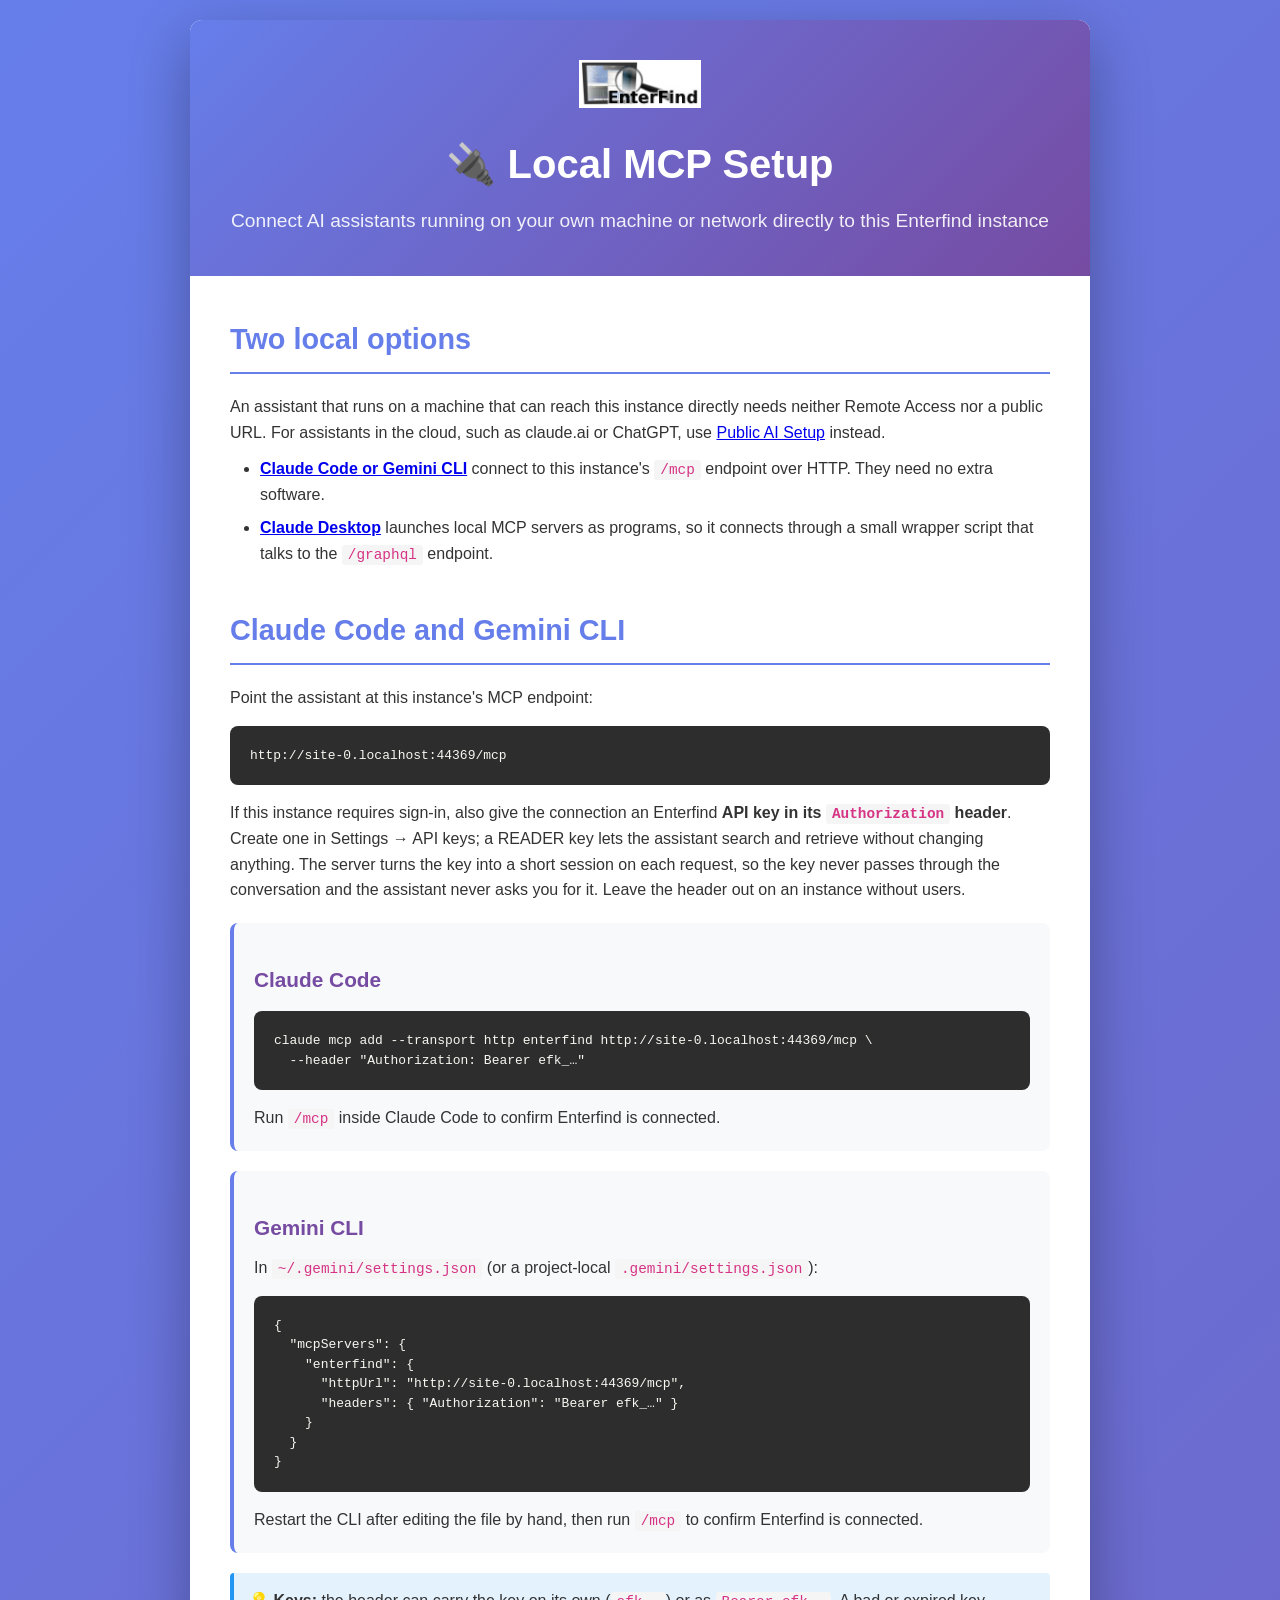
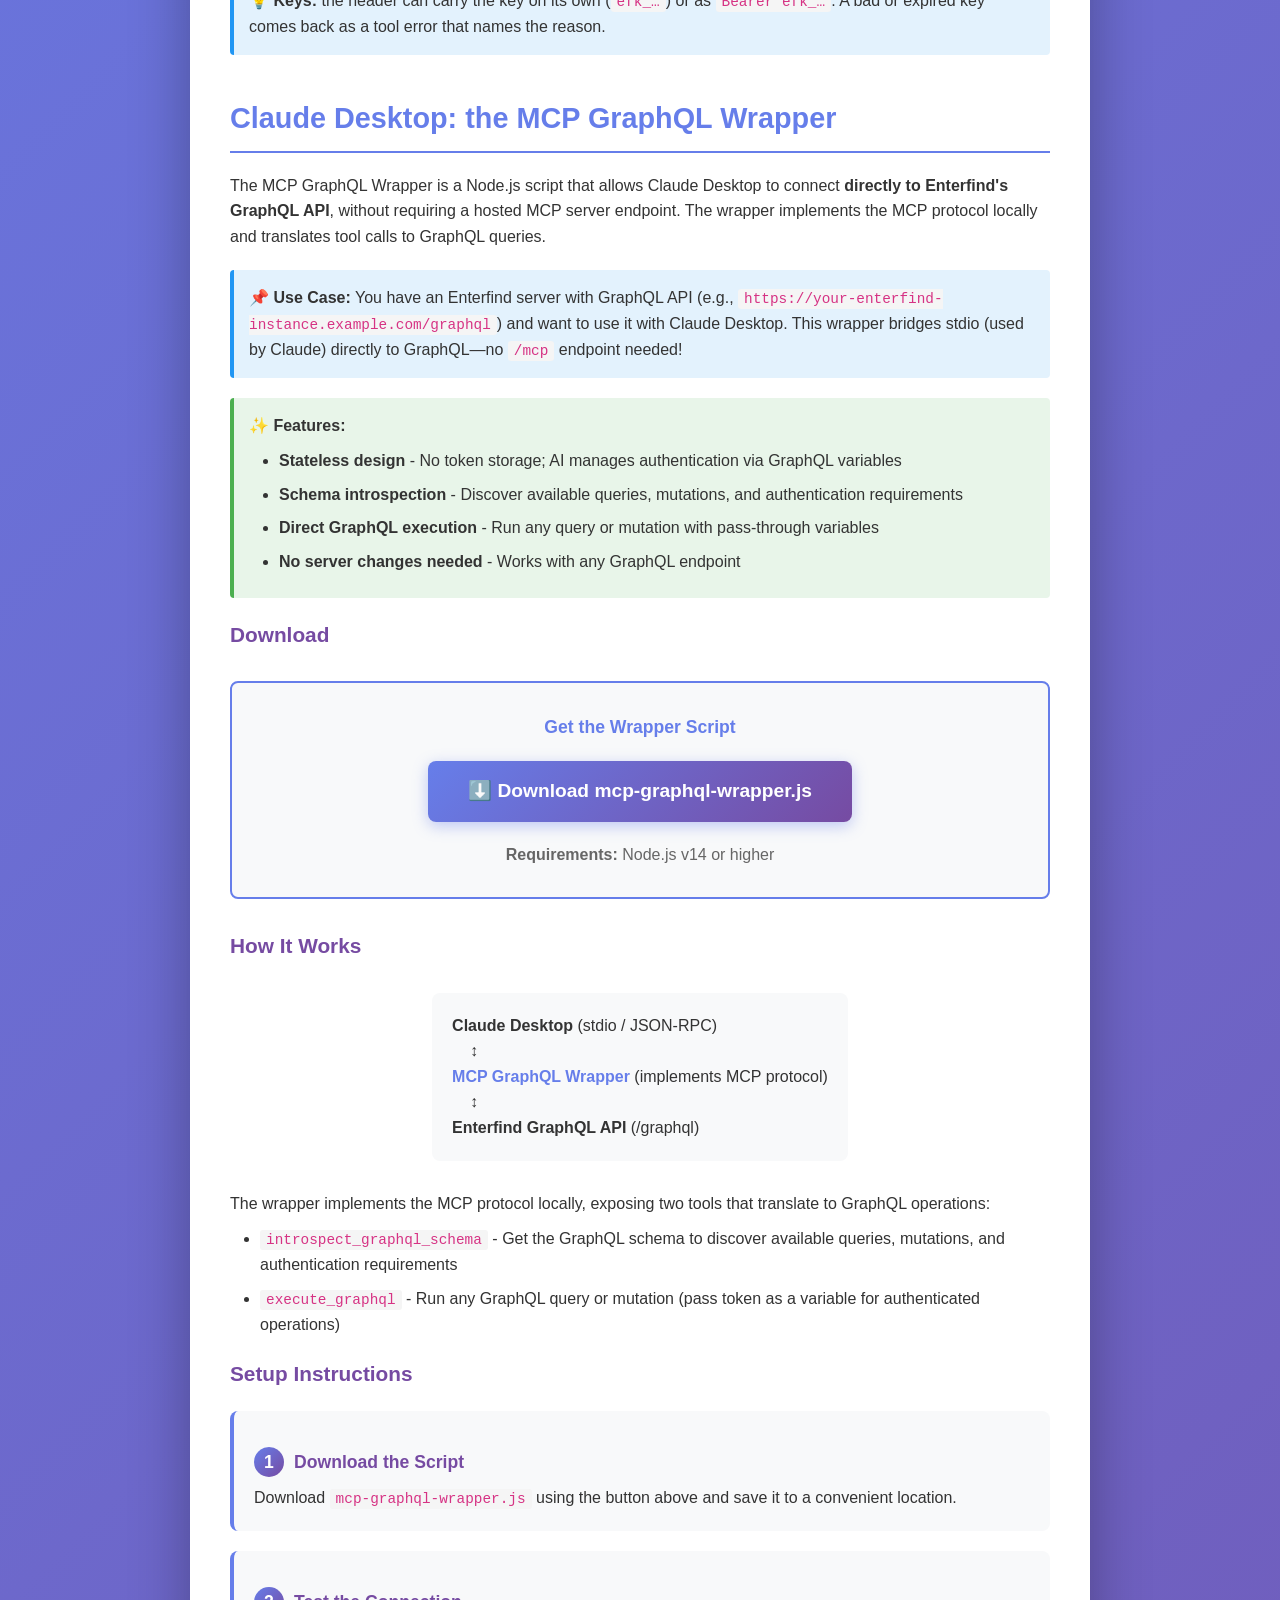
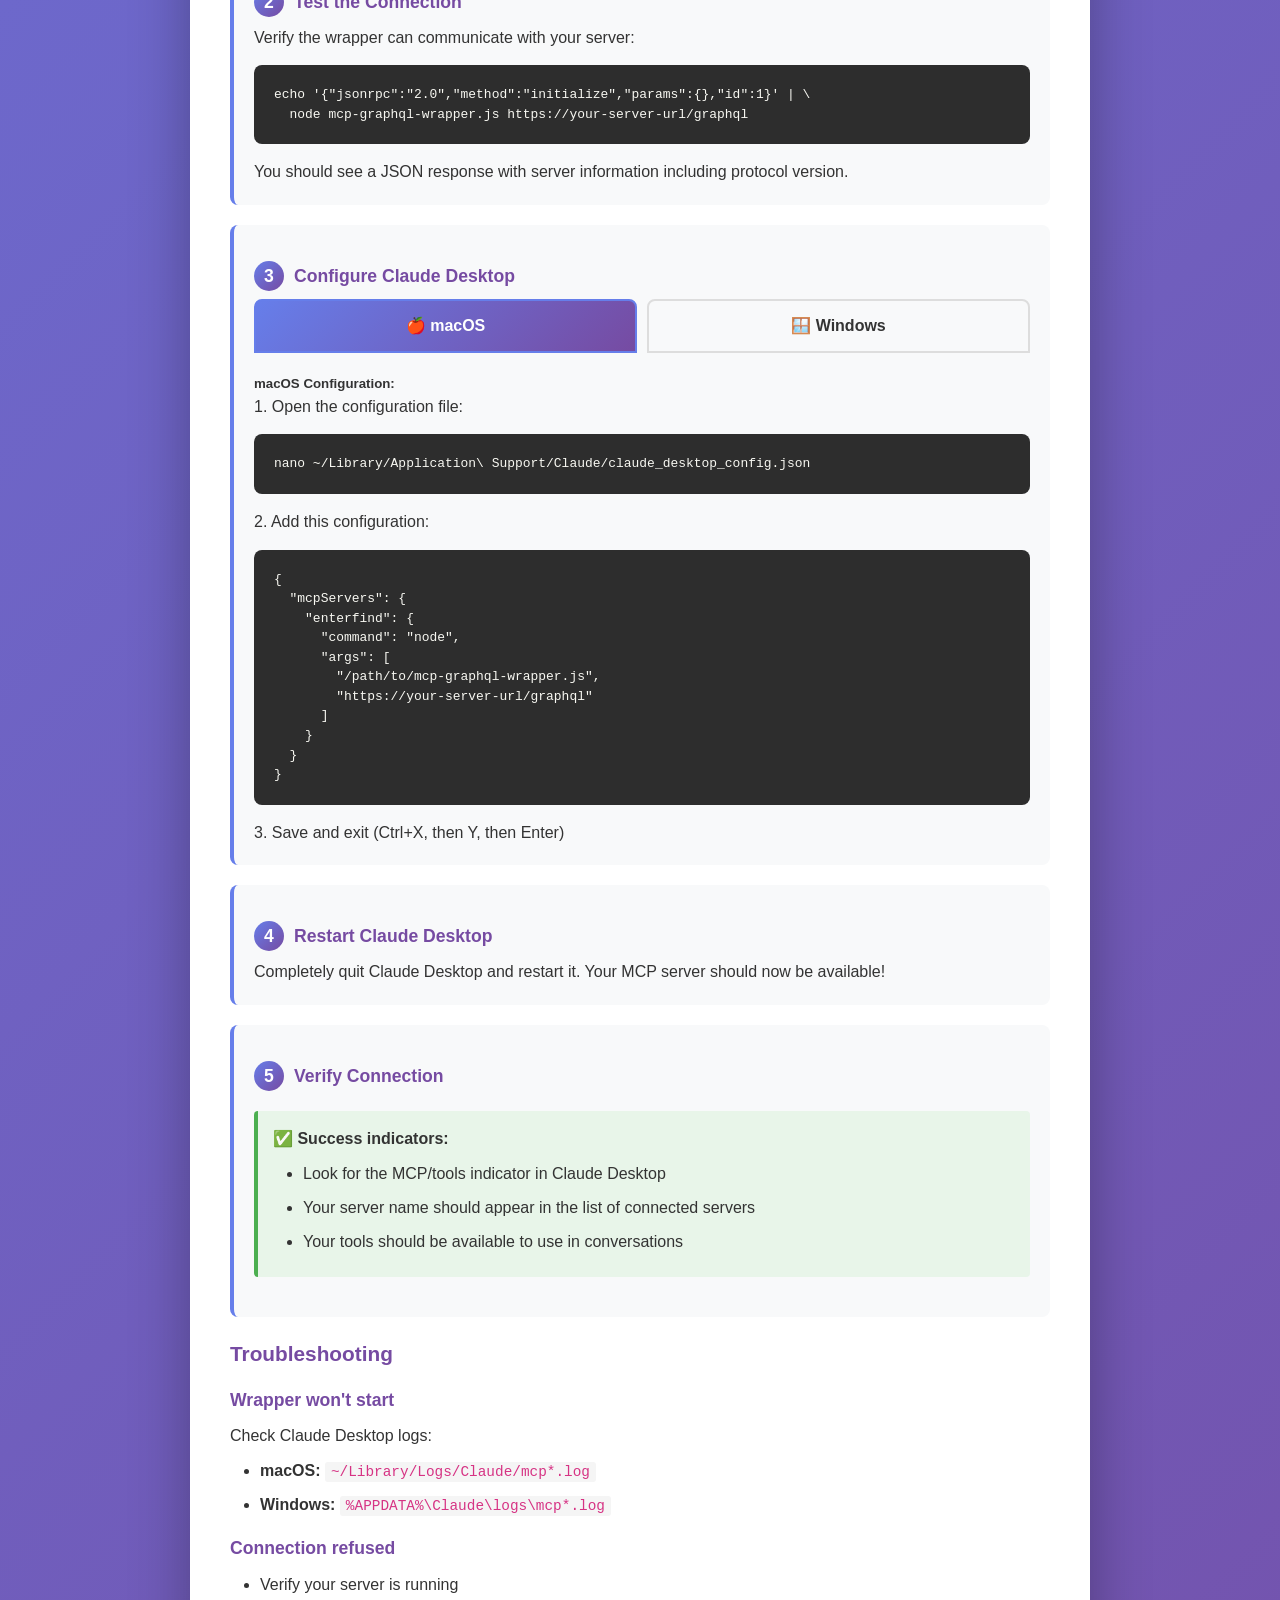
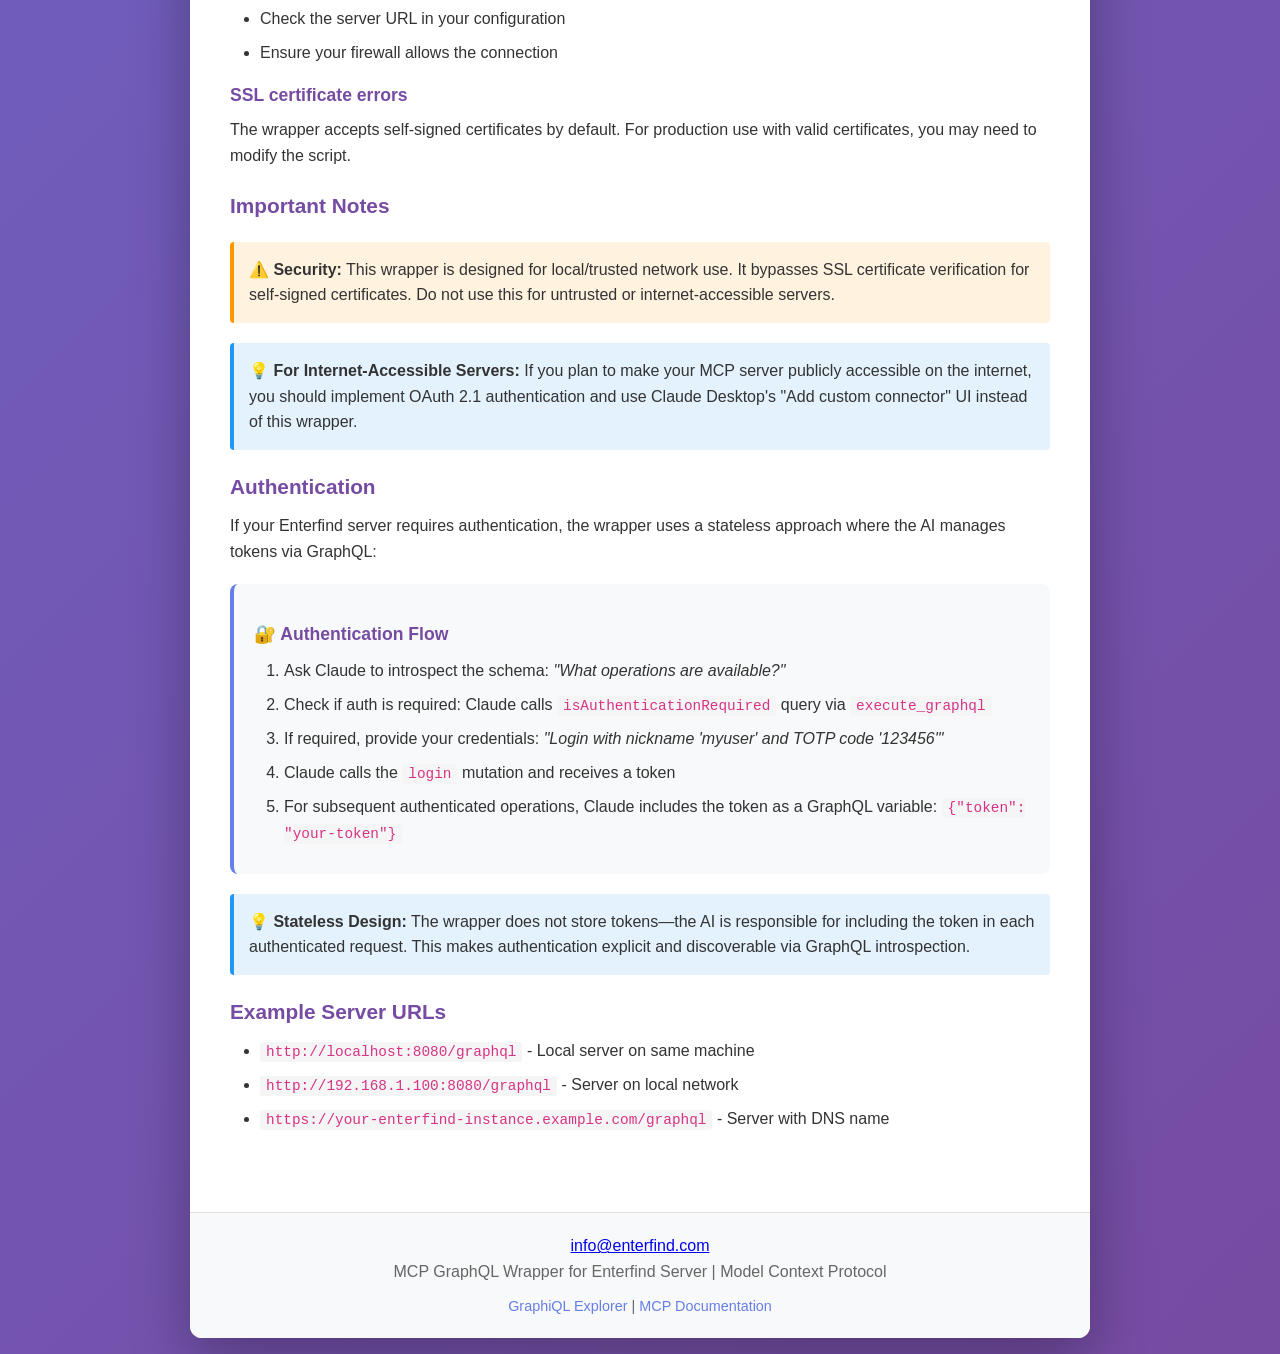
<file: src/main/resources/static/mcp-setup.html>
<!DOCTYPE html>
<html lang="en">
<head>
    <meta charset="UTF-8">
    <meta name="viewport" content="width=device-width, initial-scale=1.0">
    <title>Local MCP Setup - Enterfind Server</title>
    <link rel="icon" type="image/png" href="favicon.png">
    <style>
        * {
            margin: 0;
            padding: 0;
            box-sizing: border-box;
        }

        body {
            font-family: -apple-system, BlinkMacSystemFont, 'Segoe UI', Roboto, Oxygen, Ubuntu, Cantarell, sans-serif;
            line-height: 1.6;
            color: #333;
            background: linear-gradient(135deg, #667eea 0%, #764ba2 100%);
            min-height: 100vh;
            padding: 20px;
        }

        .container {
            max-width: 900px;
            margin: 0 auto;
            background: white;
            border-radius: 12px;
            box-shadow: 0 20px 60px rgba(0, 0, 0, 0.3);
            overflow: hidden;
        }

        .header {
            background: linear-gradient(135deg, #667eea 0%, #764ba2 100%);
            color: white;
            padding: 40px;
            text-align: center;
        }

        .header h1 {
            font-size: 2.5em;
            margin-bottom: 10px;
        }

        .header p {
            font-size: 1.2em;
            opacity: 0.9;
        }

        .content {
            padding: 40px;
        }

        .section {
            margin-bottom: 40px;
        }

        .section h2 {
            color: #667eea;
            margin-bottom: 20px;
            font-size: 1.8em;
            border-bottom: 2px solid #667eea;
            padding-bottom: 10px;
        }

        .section h3 {
            color: #764ba2;
            margin: 20px 0 10px 0;
            font-size: 1.3em;
        }

        .section h4 {
            color: #764ba2;
            margin: 16px 0 8px 0;
            font-size: 1.1em;
        }

        .download-box {
            background: #f8f9fa;
            border: 2px solid #667eea;
            border-radius: 8px;
            padding: 30px;
            text-align: center;
            margin: 30px 0;
        }

        .download-button {
            display: inline-block;
            background: linear-gradient(135deg, #667eea 0%, #764ba2 100%);
            color: white;
            padding: 15px 40px;
            border-radius: 8px;
            text-decoration: none;
            font-size: 1.2em;
            font-weight: bold;
            transition: transform 0.2s, box-shadow 0.2s;
            box-shadow: 0 4px 15px rgba(102, 126, 234, 0.4);
        }

        .download-button:hover {
            transform: translateY(-2px);
            box-shadow: 0 6px 20px rgba(102, 126, 234, 0.6);
        }

        .info-box {
            background: #e3f2fd;
            border-left: 4px solid #2196F3;
            padding: 15px;
            margin: 20px 0;
            border-radius: 4px;
        }

        .warning-box {
            background: #fff3e0;
            border-left: 4px solid #ff9800;
            padding: 15px;
            margin: 20px 0;
            border-radius: 4px;
        }

        .success-box {
            background: #e8f5e9;
            border-left: 4px solid #4caf50;
            padding: 15px;
            margin: 20px 0;
            border-radius: 4px;
        }

        code {
            background: #f5f5f5;
            padding: 2px 6px;
            border-radius: 3px;
            font-family: 'Courier New', monospace;
            font-size: 0.9em;
            color: #d63384;
        }

        pre {
            background: #2d2d2d;
            color: #f8f8f2;
            padding: 20px;
            border-radius: 8px;
            overflow-x: auto;
            margin: 15px 0;
            font-size: 0.9em;
            line-height: 1.5;
        }

        pre code {
            background: transparent;
            padding: 0;
            color: inherit;
        }

        .step {
            background: #f8f9fa;
            border-radius: 8px;
            padding: 20px;
            margin: 20px 0;
            border-left: 4px solid #667eea;
        }

        .step-number {
            display: inline-block;
            background: linear-gradient(135deg, #667eea 0%, #764ba2 100%);
            color: white;
            width: 30px;
            height: 30px;
            border-radius: 50%;
            text-align: center;
            line-height: 30px;
            font-weight: bold;
            margin-right: 10px;
        }

        ul, ol {
            margin-left: 30px;
            margin-top: 10px;
        }

        li {
            margin-bottom: 8px;
        }

        .footer {
            background: #f8f9fa;
            padding: 20px 40px;
            text-align: center;
            color: #666;
            border-top: 1px solid #ddd;
        }

        .platform-tabs {
            display: flex;
            gap: 10px;
            margin-bottom: 20px;
        }

        .platform-tab {
            flex: 1;
            padding: 12px;
            background: #f8f9fa;
            border: 2px solid #ddd;
            border-radius: 8px 8px 0 0;
            text-align: center;
            cursor: pointer;
            font-weight: bold;
            transition: all 0.3s;
        }

        .platform-tab.active {
            background: linear-gradient(135deg, #667eea 0%, #764ba2 100%);
            color: white;
            border-color: #667eea;
        }

        .platform-content {
            display: none;
        }

        .platform-content.active {
            display: block;
        }

        @media (max-width: 768px) {
            .header h1 {
                font-size: 1.8em;
            }

            .content {
                padding: 20px;
            }

            .platform-tabs {
                flex-direction: column;
            }
        }
    </style>
</head>
<body>
    <div class="container">
        <div class="header">
            <img src="enterfind_logo.jpeg" alt="EnterFind" style="height: 48px; margin-bottom: 1rem;">
            <h1>🔌 Local MCP Setup</h1>
            <p>Connect AI assistants running on your own machine or network directly to this Enterfind instance</p>
        </div>

        <div class="content">
            <!-- Which option -->
            <div class="section">
                <h2>Two local options</h2>
                <p>An assistant that runs on a machine that can reach this instance directly needs neither Remote Access nor a public URL. For assistants in the cloud, such as claude.ai or ChatGPT, use <a href="public-ai-setup.html">Public AI Setup</a> instead.</p>
                <ul>
                    <li><a href="#cli-assistants"><strong>Claude Code or Gemini CLI</strong></a> connect to this instance's <code>/mcp</code> endpoint over HTTP. They need no extra software.</li>
                    <li><a href="#desktop-wrapper"><strong>Claude Desktop</strong></a> launches local MCP servers as programs, so it connects through a small wrapper script that talks to the <code>/graphql</code> endpoint.</li>
                </ul>
            </div>

            <!-- Claude Code / Gemini CLI -->
            <div class="section" id="cli-assistants">
                <h2>Claude Code and Gemini CLI</h2>
                <p>Point the assistant at this instance's MCP endpoint:</p>
                <pre><code id="mcpEndpoint">http://localhost:8080/mcp</code></pre>
                <p>If this instance requires sign-in, also give the connection an Enterfind <strong>API key in its <code>Authorization</code> header</strong>. Create one in Settings → API keys; a READER key lets the assistant search and retrieve without changing anything. The server turns the key into a short session on each request, so the key never passes through the conversation and the assistant never asks you for it. Leave the header out on an instance without users.</p>

                <div class="step">
                    <h3>Claude Code</h3>
                    <pre><code>claude mcp add --transport http enterfind <span class="mcp-endpoint">http://localhost:8080/mcp</span> \
  --header "Authorization: Bearer efk_…"</code></pre>
                    <p>Run <code>/mcp</code> inside Claude Code to confirm Enterfind is connected.</p>
                </div>

                <div class="step">
                    <h3>Gemini CLI</h3>
                    <p>In <code>~/.gemini/settings.json</code> (or a project-local <code>.gemini/settings.json</code>):</p>
                    <pre><code>{
  "mcpServers": {
    "enterfind": {
      "httpUrl": "<span class="mcp-endpoint">http://localhost:8080/mcp</span>",
      "headers": { "Authorization": "Bearer efk_…" }
    }
  }
}</code></pre>
                    <p>Restart the CLI after editing the file by hand, then run <code>/mcp</code> to confirm Enterfind is connected.</p>
                </div>

                <div class="info-box">
                    <strong>💡 Keys:</strong> the header can carry the key on its own (<code>efk_…</code>) or as <code>Bearer efk_…</code>. A bad or expired key comes back as a tool error that names the reason.
                </div>
            </div>

            <!-- What is this? -->
            <div class="section" id="desktop-wrapper">
                <h2>Claude Desktop: the MCP GraphQL Wrapper</h2>
                <p>The MCP GraphQL Wrapper is a Node.js script that allows Claude Desktop to connect <strong>directly to Enterfind's GraphQL API</strong>, without requiring a hosted MCP server endpoint. The wrapper implements the MCP protocol locally and translates tool calls to GraphQL queries.</p>

                <div class="info-box">
                    <strong>📌 Use Case:</strong> You have an Enterfind server with GraphQL API (e.g., <code>https://your-enterfind-instance.example.com/graphql</code>) and want to use it with Claude Desktop. This wrapper bridges stdio (used by Claude) directly to GraphQL—no <code>/mcp</code> endpoint needed!
                </div>

                <div class="success-box">
                    <strong>✨ Features:</strong>
                    <ul>
                        <li><strong>Stateless design</strong> - No token storage; AI manages authentication via GraphQL variables</li>
                        <li><strong>Schema introspection</strong> - Discover available queries, mutations, and authentication requirements</li>
                        <li><strong>Direct GraphQL execution</strong> - Run any query or mutation with pass-through variables</li>
                        <li><strong>No server changes needed</strong> - Works with any GraphQL endpoint</li>
                    </ul>
                </div>

            <!-- Download -->
                <h3>Download</h3>
                <div class="download-box">
                    <h4 style="margin: 0 0 20px 0; color: #667eea;">Get the Wrapper Script</h4>
                    <a id="wrapperDownloadLink" href="/mcp-graphql-wrapper.js" download="mcp-graphql-wrapper.js" class="download-button">
                        ⬇️ Download mcp-graphql-wrapper.js
                    </a>
                    <p style="margin-top: 20px; color: #666;">
                        <strong>Requirements:</strong> Node.js v14 or higher
                    </p>
                </div>

            <!-- How It Works -->
                <h3>How It Works</h3>
                <div style="text-align: center; margin: 30px 0;">
                    <div style="display: inline-block; text-align: left;">
                        <div style="padding: 20px; background: #f8f9fa; border-radius: 8px;">
                            <strong>Claude Desktop</strong> (stdio / JSON-RPC)<br>
                            &nbsp;&nbsp;&nbsp;&nbsp;↕️<br>
                            <strong style="color: #667eea;">MCP GraphQL Wrapper</strong> (implements MCP protocol)<br>
                            &nbsp;&nbsp;&nbsp;&nbsp;↕️<br>
                            <strong>Enterfind GraphQL API</strong> (/graphql)
                        </div>
                    </div>
                </div>
                <p>The wrapper implements the MCP protocol locally, exposing two tools that translate to GraphQL operations:</p>
                <ul>
                    <li><code>introspect_graphql_schema</code> - Get the GraphQL schema to discover available queries, mutations, and authentication requirements</li>
                    <li><code>execute_graphql</code> - Run any GraphQL query or mutation (pass token as a variable for authenticated operations)</li>
                </ul>

            <!-- Setup Instructions -->
                <h3>Setup Instructions</h3>

                <div class="step">
                    <h4><span class="step-number">1</span>Download the Script</h4>
                    <p>Download <code>mcp-graphql-wrapper.js</code> using the button above and save it to a convenient location.</p>
                </div>

                <div class="step">
                    <h4><span class="step-number">2</span>Test the Connection</h4>
                    <p>Verify the wrapper can communicate with your server:</p>
                    <pre><code>echo '{"jsonrpc":"2.0","method":"initialize","params":{},"id":1}' | \
  node mcp-graphql-wrapper.js https://your-server-url/graphql</code></pre>
                    <p>You should see a JSON response with server information including protocol version.</p>
                </div>

                <div class="step">
                    <h4><span class="step-number">3</span>Configure Claude Desktop</h4>

                    <div class="platform-tabs">
                        <div class="platform-tab active" onclick="showPlatform('macos')">
                            🍎 macOS
                        </div>
                        <div class="platform-tab" onclick="showPlatform('windows')">
                            🪟 Windows
                        </div>
                    </div>

                    <div id="macos-content" class="platform-content active">
                        <h5>macOS Configuration:</h5>
                        <p>1. Open the configuration file:</p>
                        <pre><code>nano ~/Library/Application\ Support/Claude/claude_desktop_config.json</code></pre>

                        <p>2. Add this configuration:</p>
                        <pre><code>{
  "mcpServers": {
    "enterfind": {
      "command": "node",
      "args": [
        "/path/to/mcp-graphql-wrapper.js",
        "https://your-server-url/graphql"
      ]
    }
  }
}</code></pre>

                        <p>3. Save and exit (Ctrl+X, then Y, then Enter)</p>
                    </div>

                    <div id="windows-content" class="platform-content">
                        <h5>Windows Configuration:</h5>
                        <p>1. Open the configuration file:</p>
                        <pre><code>%APPDATA%\Claude\claude_desktop_config.json</code></pre>

                        <p>2. Add this configuration:</p>
                        <pre><code>{
  "mcpServers": {
    "enterfind": {
      "command": "node",
      "args": [
        "C:\\path\\to\\mcp-graphql-wrapper.js",
        "https://your-server-url/graphql"
      ]
    }
  }
}</code></pre>

                        <p>3. Save the file</p>
                    </div>
                </div>

                <div class="step">
                    <h4><span class="step-number">4</span>Restart Claude Desktop</h4>
                    <p>Completely quit Claude Desktop and restart it. Your MCP server should now be available!</p>
                </div>

                <div class="step">
                    <h4><span class="step-number">5</span>Verify Connection</h4>
                    <div class="success-box">
                        <strong>✅ Success indicators:</strong>
                        <ul>
                            <li>Look for the MCP/tools indicator in Claude Desktop</li>
                            <li>Your server name should appear in the list of connected servers</li>
                            <li>Your tools should be available to use in conversations</li>
                        </ul>
                    </div>
                </div>

            <!-- Troubleshooting -->
                <h3>Troubleshooting</h3>

                <h4>Wrapper won't start</h4>
                <p>Check Claude Desktop logs:</p>
                <ul>
                    <li><strong>macOS:</strong> <code>~/Library/Logs/Claude/mcp*.log</code></li>
                    <li><strong>Windows:</strong> <code>%APPDATA%\Claude\logs\mcp*.log</code></li>
                </ul>

                <h4>Connection refused</h4>
                <ul>
                    <li>Verify your server is running</li>
                    <li>Check the server URL in your configuration</li>
                    <li>Ensure your firewall allows the connection</li>
                </ul>

                <h4>SSL certificate errors</h4>
                <p>The wrapper accepts self-signed certificates by default. For production use with valid certificates, you may need to modify the script.</p>

            <!-- Important Notes -->
                <h3>Important Notes</h3>

                <div class="warning-box">
                    <strong>⚠️ Security:</strong> This wrapper is designed for local/trusted network use. It bypasses SSL certificate verification for self-signed certificates. Do not use this for untrusted or internet-accessible servers.
                </div>

                <div class="info-box">
                    <strong>💡 For Internet-Accessible Servers:</strong> If you plan to make your MCP server publicly accessible on the internet, you should implement OAuth 2.1 authentication and use Claude Desktop's "Add custom connector" UI instead of this wrapper.
                </div>

            <!-- Authentication -->
                <h3>Authentication</h3>
                <p>If your Enterfind server requires authentication, the wrapper uses a stateless approach where the AI manages tokens via GraphQL:</p>

                <div class="step">
                    <h4>🔐 Authentication Flow</h4>
                    <ol>
                        <li>Ask Claude to introspect the schema: <em>"What operations are available?"</em></li>
                        <li>Check if auth is required: Claude calls <code>isAuthenticationRequired</code> query via <code>execute_graphql</code></li>
                        <li>If required, provide your credentials: <em>"Login with nickname 'myuser' and TOTP code '123456'"</em></li>
                        <li>Claude calls the <code>login</code> mutation and receives a token</li>
                        <li>For subsequent authenticated operations, Claude includes the token as a GraphQL variable: <code>{"token": "your-token"}</code></li>
                    </ol>
                </div>

                <div class="info-box">
                    <strong>💡 Stateless Design:</strong> The wrapper does not store tokens—the AI is responsible for including the token in each authenticated request. This makes authentication explicit and discoverable via GraphQL introspection.
                </div>

            <!-- Example Usage -->
                <h3>Example Server URLs</h3>
                <ul>
                    <li><code>http://localhost:8080/graphql</code> - Local server on same machine</li>
                    <li><code>http://192.168.1.100:8080/graphql</code> - Server on local network</li>
                    <li><code>https://your-enterfind-instance.example.com/graphql</code> - Server with DNS name</li>
                </ul>
            </div>
        </div>

        <div class="footer">
            <a href="mailto:info@enterfind.com">info@enterfind.com</a>
            <p>MCP GraphQL Wrapper for Enterfind Server | Model Context Protocol</p>
            <p style="margin-top: 10px; font-size: 0.9em;">
                <a id="graphiqlLink" href="/graphiql" style="color: #667eea; text-decoration: none;">GraphiQL Explorer</a> |
                <a href="https://modelcontextprotocol.io" target="_blank" style="color: #667eea; text-decoration: none;">MCP Documentation</a>
            </p>
        </div>
    </div>

    <script>
        function showPlatform(platform) {
            // Remove active class from all tabs and contents
            document.querySelectorAll('.platform-tab').forEach(tab => {
                tab.classList.remove('active');
            });
            document.querySelectorAll('.platform-content').forEach(content => {
                content.classList.remove('active');
            });

            // Add active class to selected platform
            event.target.classList.add('active');
            document.getElementById(platform + '-content').classList.add('active');
        }
    </script>
    <script type="module">
        import { getUrl } from './js/remote.js';

        // Resolve the absolute links through getUrl, as every page does
        const dl = document.getElementById('wrapperDownloadLink');
        if (dl) dl.href = getUrl('/mcp-graphql-wrapper.js');
        const gl = document.getElementById('graphiqlLink');
        if (gl) gl.href = getUrl('/graphiql');

        // Show this instance's own MCP endpoint, as the browser reached it
        const endpoint = window.location.origin + getUrl('/mcp');
        const shown = document.getElementById('mcpEndpoint');
        if (shown) shown.textContent = endpoint;
        document.querySelectorAll('.mcp-endpoint').forEach(el => { el.textContent = endpoint; });
    </script>
</body>
</html>
</file>
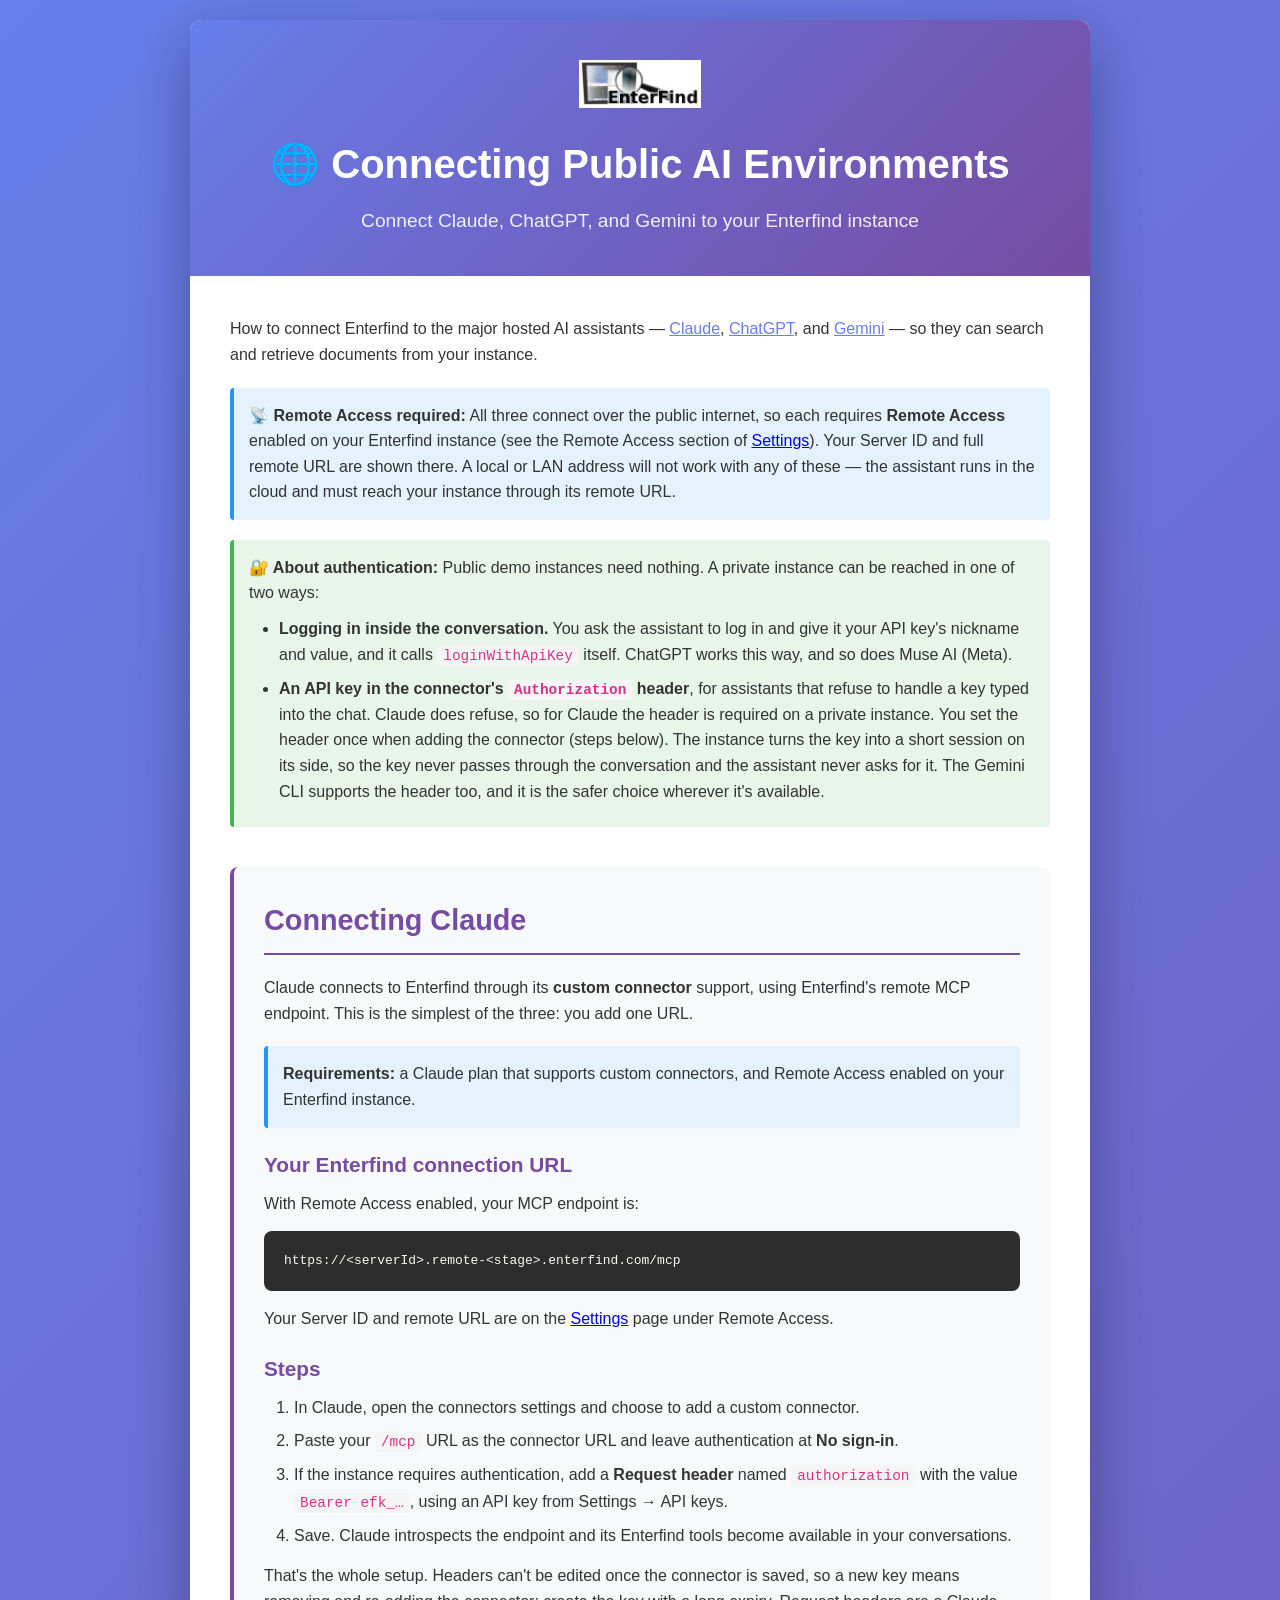
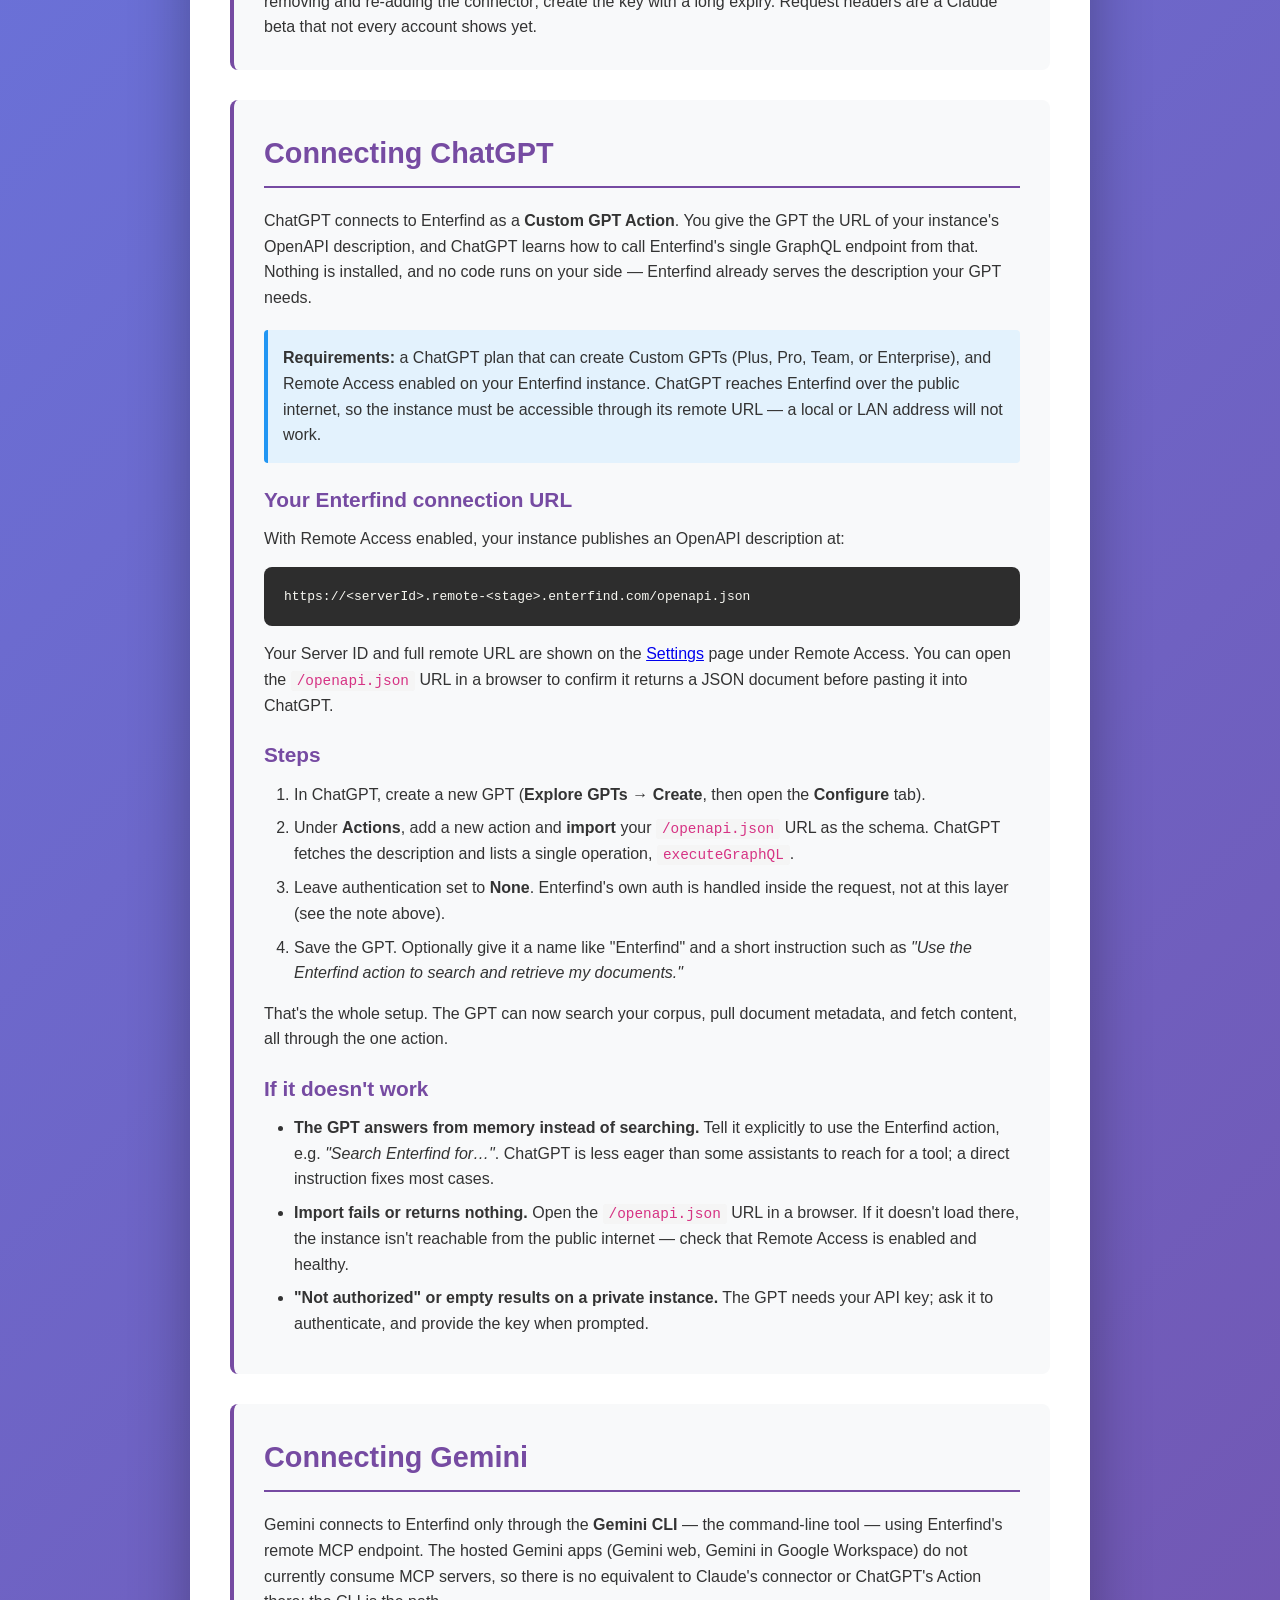
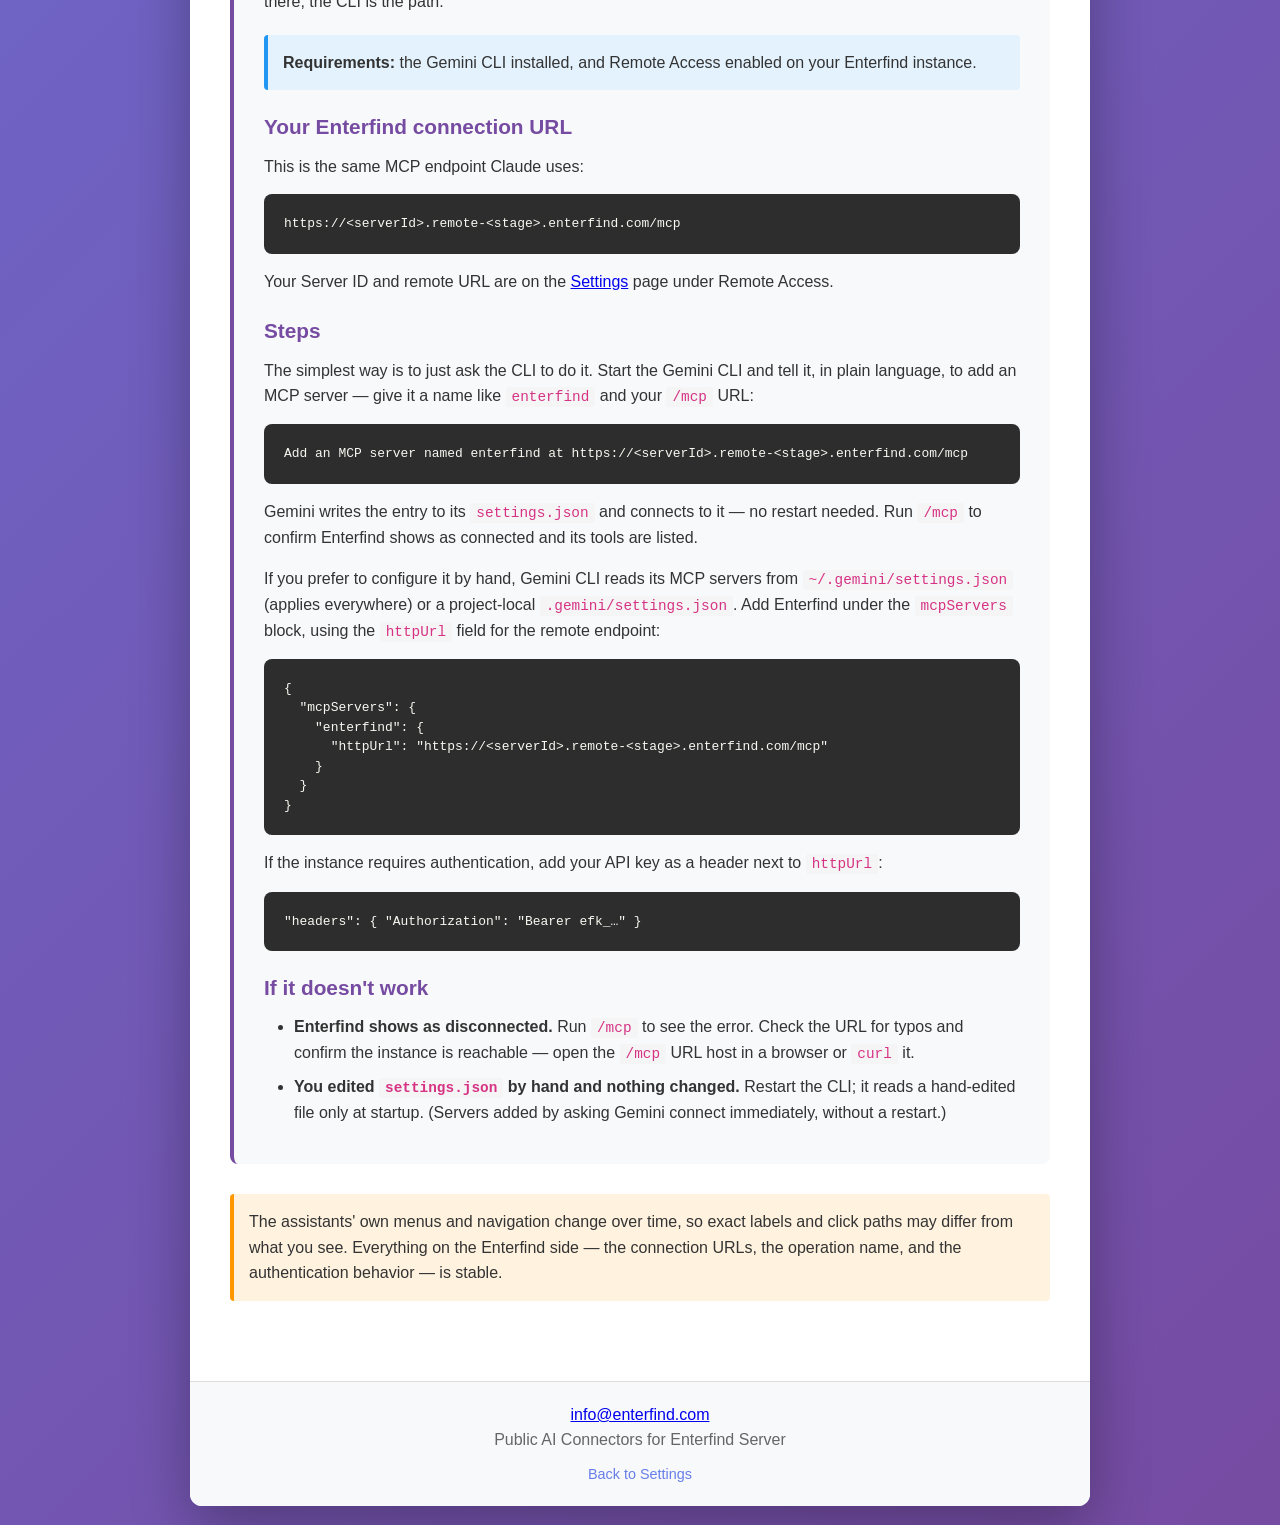
<file: src/main/resources/static/public-ai-setup.html>
<!DOCTYPE html>
<html lang="en">
<head>
    <meta charset="UTF-8">
    <meta name="viewport" content="width=device-width, initial-scale=1.0">
    <title>Connecting Public AI Environments - Enterfind Server</title>
    <link rel="icon" type="image/png" href="favicon.png">
    <style>
        * {
            margin: 0;
            padding: 0;
            box-sizing: border-box;
        }

        body {
            font-family: -apple-system, BlinkMacSystemFont, 'Segoe UI', Roboto, Oxygen, Ubuntu, Cantarell, sans-serif;
            line-height: 1.6;
            color: #333;
            background: linear-gradient(135deg, #667eea 0%, #764ba2 100%);
            min-height: 100vh;
            padding: 20px;
        }

        .container {
            max-width: 900px;
            margin: 0 auto;
            background: white;
            border-radius: 12px;
            box-shadow: 0 20px 60px rgba(0, 0, 0, 0.3);
            overflow: hidden;
        }

        .header {
            background: linear-gradient(135deg, #667eea 0%, #764ba2 100%);
            color: white;
            padding: 40px;
            text-align: center;
        }

        .header h1 {
            font-size: 2.5em;
            margin-bottom: 10px;
        }

        .header p {
            font-size: 1.2em;
            opacity: 0.9;
        }

        .content {
            padding: 40px;
        }

        .section {
            margin-bottom: 40px;
        }

        .section h2 {
            color: #667eea;
            margin-bottom: 20px;
            font-size: 1.8em;
            border-bottom: 2px solid #667eea;
            padding-bottom: 10px;
        }

        .section h3 {
            color: #764ba2;
            margin: 20px 0 10px 0;
            font-size: 1.3em;
        }

        .info-box {
            background: #e3f2fd;
            border-left: 4px solid #2196F3;
            padding: 15px;
            margin: 20px 0;
            border-radius: 4px;
        }

        .warning-box {
            background: #fff3e0;
            border-left: 4px solid #ff9800;
            padding: 15px;
            margin: 20px 0;
            border-radius: 4px;
        }

        .success-box {
            background: #e8f5e9;
            border-left: 4px solid #4caf50;
            padding: 15px;
            margin: 20px 0;
            border-radius: 4px;
        }

        code {
            background: #f5f5f5;
            padding: 2px 6px;
            border-radius: 3px;
            font-family: 'Courier New', monospace;
            font-size: 0.9em;
            color: #d63384;
        }

        pre {
            background: #2d2d2d;
            color: #f8f8f2;
            padding: 20px;
            border-radius: 8px;
            overflow-x: auto;
            margin: 15px 0;
            font-size: 0.9em;
            line-height: 1.5;
        }

        pre code {
            background: transparent;
            padding: 0;
            color: inherit;
        }

        .step {
            background: #f8f9fa;
            border-radius: 8px;
            padding: 20px;
            margin: 20px 0;
            border-left: 4px solid #667eea;
        }

        .provider {
            background: #f8f9fa;
            border-radius: 8px;
            padding: 30px;
            margin: 30px 0;
            border-left: 4px solid #764ba2;
        }

        .provider h2 {
            border-bottom-color: #764ba2;
            color: #764ba2;
        }

        ul, ol {
            margin-left: 30px;
            margin-top: 10px;
        }

        li {
            margin-bottom: 8px;
        }

        .footer {
            background: #f8f9fa;
            padding: 20px 40px;
            text-align: center;
            color: #666;
            border-top: 1px solid #ddd;
        }

        @media (max-width: 768px) {
            .header h1 {
                font-size: 1.8em;
            }

            .content {
                padding: 20px;
            }
        }
    </style>
</head>
<body>
    <div class="container">
        <div class="header">
            <img src="enterfind_logo.jpeg" alt="EnterFind" style="height: 48px; margin-bottom: 1rem;">
            <h1>🌐 Connecting Public AI Environments</h1>
            <p>Connect Claude, ChatGPT, and Gemini to your Enterfind instance</p>
        </div>

        <div class="content">
            <!-- Overview -->
            <div class="section">
                <p>How to connect Enterfind to the major hosted AI assistants — <a href="#claude" style="color: #667eea;">Claude</a>, <a href="#chatgpt" style="color: #667eea;">ChatGPT</a>, and <a href="#gemini" style="color: #667eea;">Gemini</a> — so they can search and retrieve documents from your instance.</p>

                <div class="info-box">
                    <strong>📡 Remote Access required:</strong> All three connect over the public internet, so each requires <strong>Remote Access</strong> enabled on your Enterfind instance (see the Remote Access section of <a href="settings.html">Settings</a>). Your Server ID and full remote URL are shown there. A local or LAN address will not work with any of these — the assistant runs in the cloud and must reach your instance through its remote URL.
                </div>

                <div class="success-box">
                    <strong>🔐 About authentication:</strong> Public demo instances need nothing. A private instance can be reached in one of two ways:
                    <ul>
                        <li><strong>Logging in inside the conversation.</strong> You ask the assistant to log in and give it your API key's nickname and value, and it calls <code>loginWithApiKey</code> itself. ChatGPT works this way, and so does Muse AI (Meta).</li>
                        <li><strong>An API key in the connector's <code>Authorization</code> header</strong>, for assistants that refuse to handle a key typed into the chat. Claude does refuse, so for Claude the header is required on a private instance. You set the header once when adding the connector (steps below). The instance turns the key into a short session on its side, so the key never passes through the conversation and the assistant never asks for it. The Gemini CLI supports the header too, and it is the safer choice wherever it's available.</li>
                    </ul>
                </div>
            </div>

            <!-- Claude -->
            <div class="section provider" id="claude">
                <h2>Connecting Claude</h2>
                <p>Claude connects to Enterfind through its <strong>custom connector</strong> support, using Enterfind's remote MCP endpoint. This is the simplest of the three: you add one URL.</p>

                <div class="info-box">
                    <strong>Requirements:</strong> a Claude plan that supports custom connectors, and Remote Access enabled on your Enterfind instance.
                </div>

                <h3>Your Enterfind connection URL</h3>
                <p>With Remote Access enabled, your MCP endpoint is:</p>
                <pre><code>https://&lt;serverId&gt;.remote-&lt;stage&gt;.enterfind.com/mcp</code></pre>
                <p>Your Server ID and remote URL are on the <a href="settings.html">Settings</a> page under Remote Access.</p>

                <h3>Steps</h3>
                <ol>
                    <li>In Claude, open the connectors settings and choose to add a custom connector.</li>
                    <li>Paste your <code>/mcp</code> URL as the connector URL and leave authentication at <strong>No sign-in</strong>.</li>
                    <li>If the instance requires authentication, add a <strong>Request header</strong> named <code>authorization</code> with the value <code>Bearer efk_…</code>, using an API key from Settings → API keys.</li>
                    <li>Save. Claude introspects the endpoint and its Enterfind tools become available in your conversations.</li>
                </ol>
                <p style="margin-top: 15px;">That's the whole setup. Headers can't be edited once the connector is saved, so a new key means removing and re-adding the connector; create the key with a long expiry. Request headers are a Claude beta that not every account shows yet.</p>
            </div>

            <!-- ChatGPT -->
            <div class="section provider" id="chatgpt">
                <h2>Connecting ChatGPT</h2>
                <p>ChatGPT connects to Enterfind as a <strong>Custom GPT Action</strong>. You give the GPT the URL of your instance's OpenAPI description, and ChatGPT learns how to call Enterfind's single GraphQL endpoint from that. Nothing is installed, and no code runs on your side — Enterfind already serves the description your GPT needs.</p>

                <div class="info-box">
                    <strong>Requirements:</strong> a ChatGPT plan that can create Custom GPTs (Plus, Pro, Team, or Enterprise), and Remote Access enabled on your Enterfind instance. ChatGPT reaches Enterfind over the public internet, so the instance must be accessible through its remote URL — a local or LAN address will not work.
                </div>

                <h3>Your Enterfind connection URL</h3>
                <p>With Remote Access enabled, your instance publishes an OpenAPI description at:</p>
                <pre><code>https://&lt;serverId&gt;.remote-&lt;stage&gt;.enterfind.com/openapi.json</code></pre>
                <p>Your Server ID and full remote URL are shown on the <a href="settings.html">Settings</a> page under Remote Access. You can open the <code>/openapi.json</code> URL in a browser to confirm it returns a JSON document before pasting it into ChatGPT.</p>

                <h3>Steps</h3>
                <ol>
                    <li>In ChatGPT, create a new GPT (<strong>Explore GPTs → Create</strong>, then open the <strong>Configure</strong> tab).</li>
                    <li>Under <strong>Actions</strong>, add a new action and <strong>import</strong> your <code>/openapi.json</code> URL as the schema. ChatGPT fetches the description and lists a single operation, <code>executeGraphQL</code>.</li>
                    <li>Leave authentication set to <strong>None</strong>. Enterfind's own auth is handled inside the request, not at this layer (see the note above).</li>
                    <li>Save the GPT. Optionally give it a name like "Enterfind" and a short instruction such as <em>"Use the Enterfind action to search and retrieve my documents."</em></li>
                </ol>
                <p style="margin-top: 15px;">That's the whole setup. The GPT can now search your corpus, pull document metadata, and fetch content, all through the one action.</p>

                <h3>If it doesn't work</h3>
                <ul>
                    <li><strong>The GPT answers from memory instead of searching.</strong> Tell it explicitly to use the Enterfind action, e.g. <em>"Search Enterfind for…"</em>. ChatGPT is less eager than some assistants to reach for a tool; a direct instruction fixes most cases.</li>
                    <li><strong>Import fails or returns nothing.</strong> Open the <code>/openapi.json</code> URL in a browser. If it doesn't load there, the instance isn't reachable from the public internet — check that Remote Access is enabled and healthy.</li>
                    <li><strong>"Not authorized" or empty results on a private instance.</strong> The GPT needs your API key; ask it to authenticate, and provide the key when prompted.</li>
                </ul>
            </div>

            <!-- Gemini -->
            <div class="section provider" id="gemini">
                <h2>Connecting Gemini</h2>
                <p>Gemini connects to Enterfind only through the <strong>Gemini CLI</strong> — the command-line tool — using Enterfind's remote MCP endpoint. The hosted Gemini apps (Gemini web, Gemini in Google Workspace) do not currently consume MCP servers, so there is no equivalent to Claude's connector or ChatGPT's Action there; the CLI is the path.</p>

                <div class="info-box">
                    <strong>Requirements:</strong> the Gemini CLI installed, and Remote Access enabled on your Enterfind instance.
                </div>

                <h3>Your Enterfind connection URL</h3>
                <p>This is the same MCP endpoint Claude uses:</p>
                <pre><code>https://&lt;serverId&gt;.remote-&lt;stage&gt;.enterfind.com/mcp</code></pre>
                <p>Your Server ID and remote URL are on the <a href="settings.html">Settings</a> page under Remote Access.</p>

                <h3>Steps</h3>
                <p>The simplest way is to just ask the CLI to do it. Start the Gemini CLI and tell it, in plain language, to add an MCP server — give it a name like <code>enterfind</code> and your <code>/mcp</code> URL:</p>
                <pre><code>Add an MCP server named enterfind at https://&lt;serverId&gt;.remote-&lt;stage&gt;.enterfind.com/mcp</code></pre>
                <p>Gemini writes the entry to its <code>settings.json</code> and connects to it — no restart needed. Run <code>/mcp</code> to confirm Enterfind shows as connected and its tools are listed.</p>

                <p style="margin-top: 15px;">If you prefer to configure it by hand, Gemini CLI reads its MCP servers from <code>~/.gemini/settings.json</code> (applies everywhere) or a project-local <code>.gemini/settings.json</code>. Add Enterfind under the <code>mcpServers</code> block, using the <code>httpUrl</code> field for the remote endpoint:</p>
                <pre><code>{
  "mcpServers": {
    "enterfind": {
      "httpUrl": "https://&lt;serverId&gt;.remote-&lt;stage&gt;.enterfind.com/mcp"
    }
  }
}</code></pre>
                <p>If the instance requires authentication, add your API key as a header next to <code>httpUrl</code>:</p>
                <pre><code>"headers": { "Authorization": "Bearer efk_…" }</code></pre>

                <h3>If it doesn't work</h3>
                <ul>
                    <li><strong>Enterfind shows as disconnected.</strong> Run <code>/mcp</code> to see the error. Check the URL for typos and confirm the instance is reachable — open the <code>/mcp</code> URL host in a browser or <code>curl</code> it.</li>
                    <li><strong>You edited <code>settings.json</code> by hand and nothing changed.</strong> Restart the CLI; it reads a hand-edited file only at startup. (Servers added by asking Gemini connect immediately, without a restart.)</li>
                </ul>
            </div>

            <!-- Note -->
            <div class="section">
                <div class="warning-box">
                    The assistants' own menus and navigation change over time, so exact labels and click paths may differ from what you see. Everything on the Enterfind side — the connection URLs, the operation name, and the authentication behavior — is stable.
                </div>
            </div>
        </div>

        <div class="footer">
            <a href="mailto:info@enterfind.com">info@enterfind.com</a>
            <p>Public AI Connectors for Enterfind Server</p>
            <p style="margin-top: 10px; font-size: 0.9em;">
                <a href="settings.html" style="color: #667eea; text-decoration: none;">Back to Settings</a>
            </p>
        </div>
    </div>
</body>
</html>
</file>
